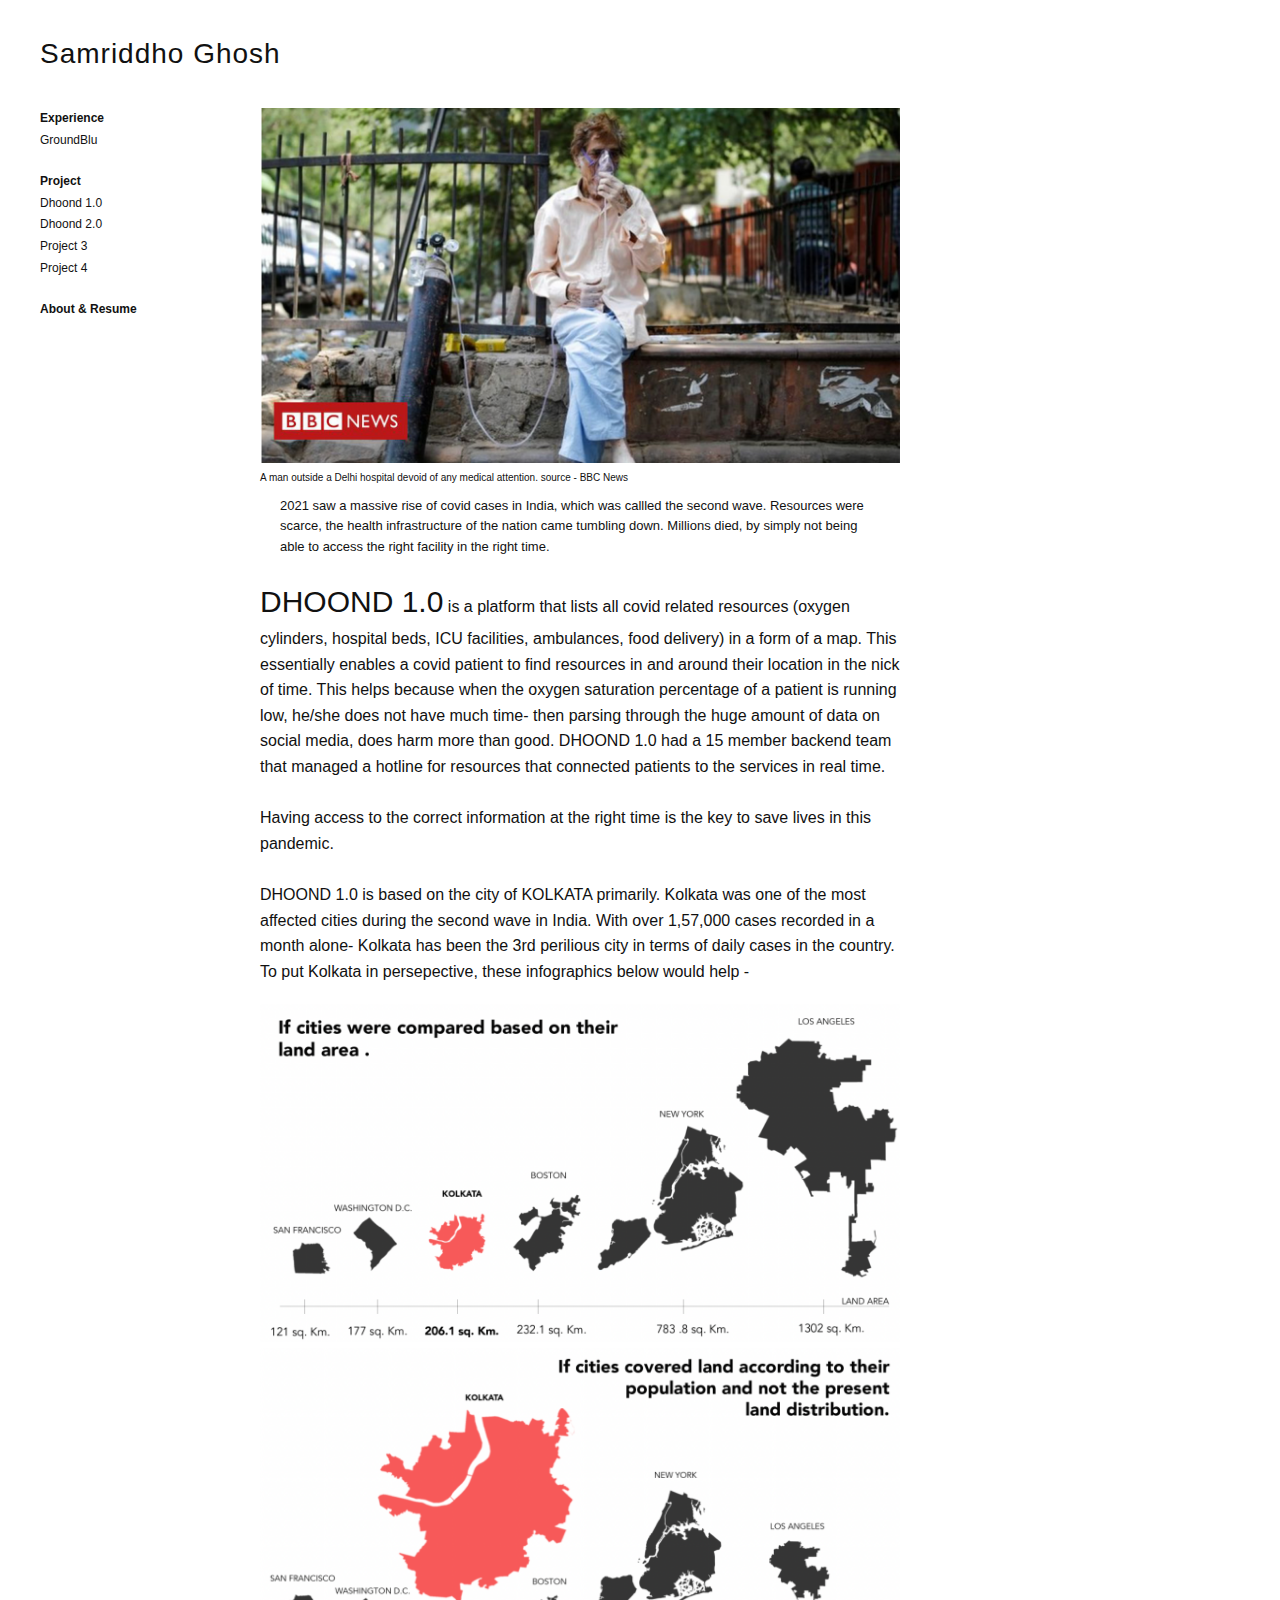
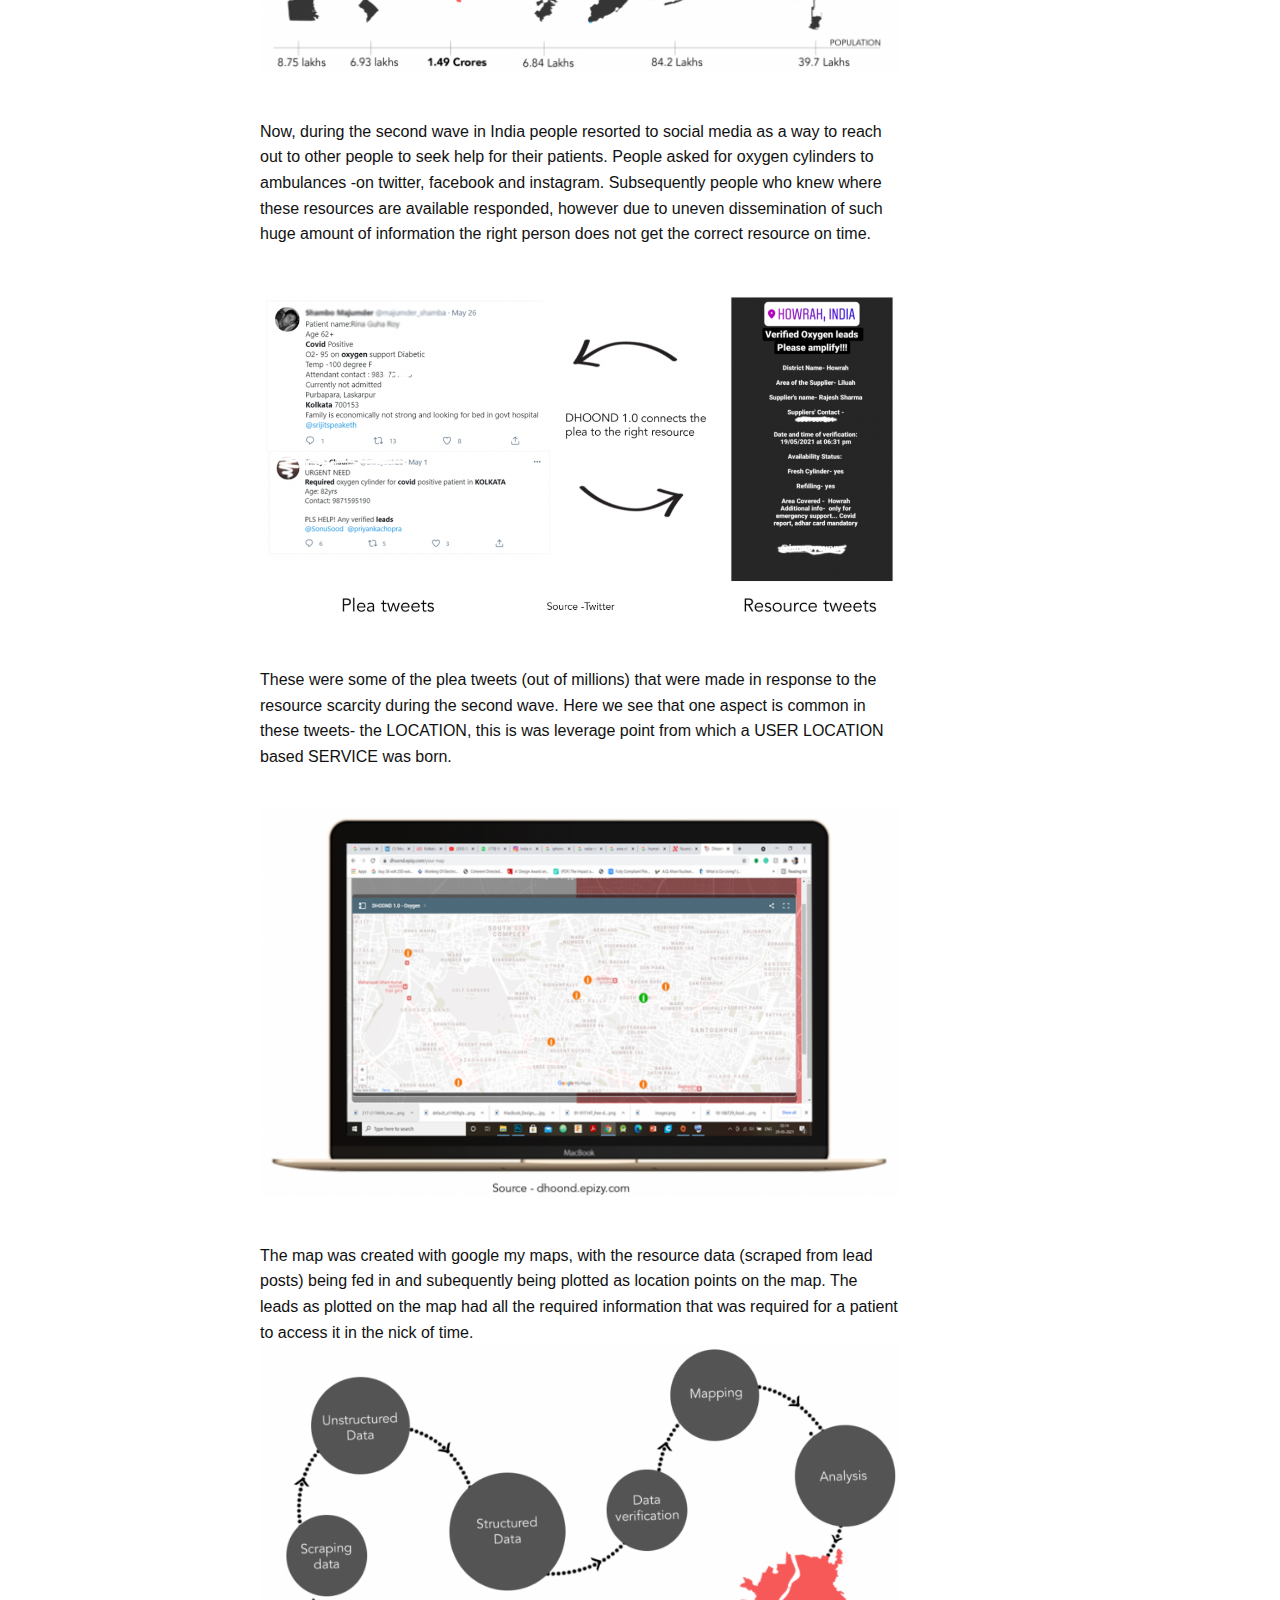
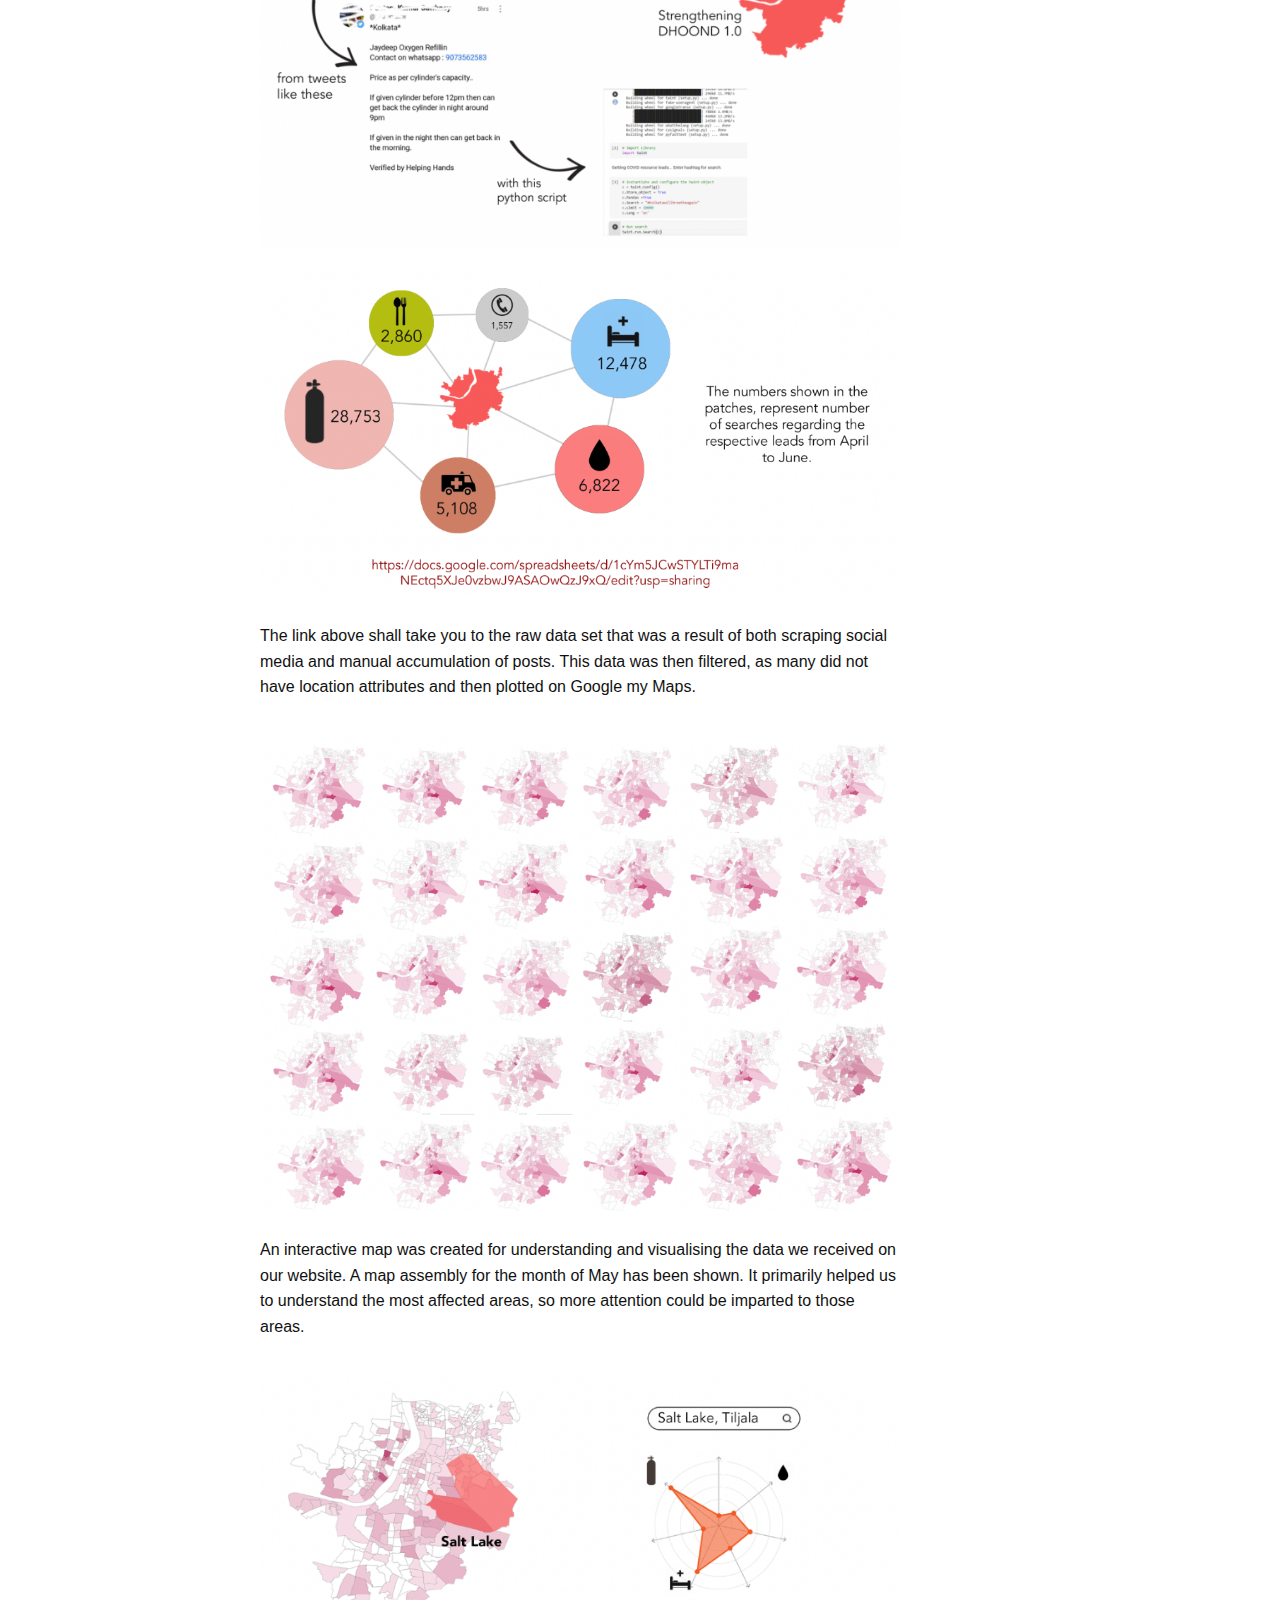
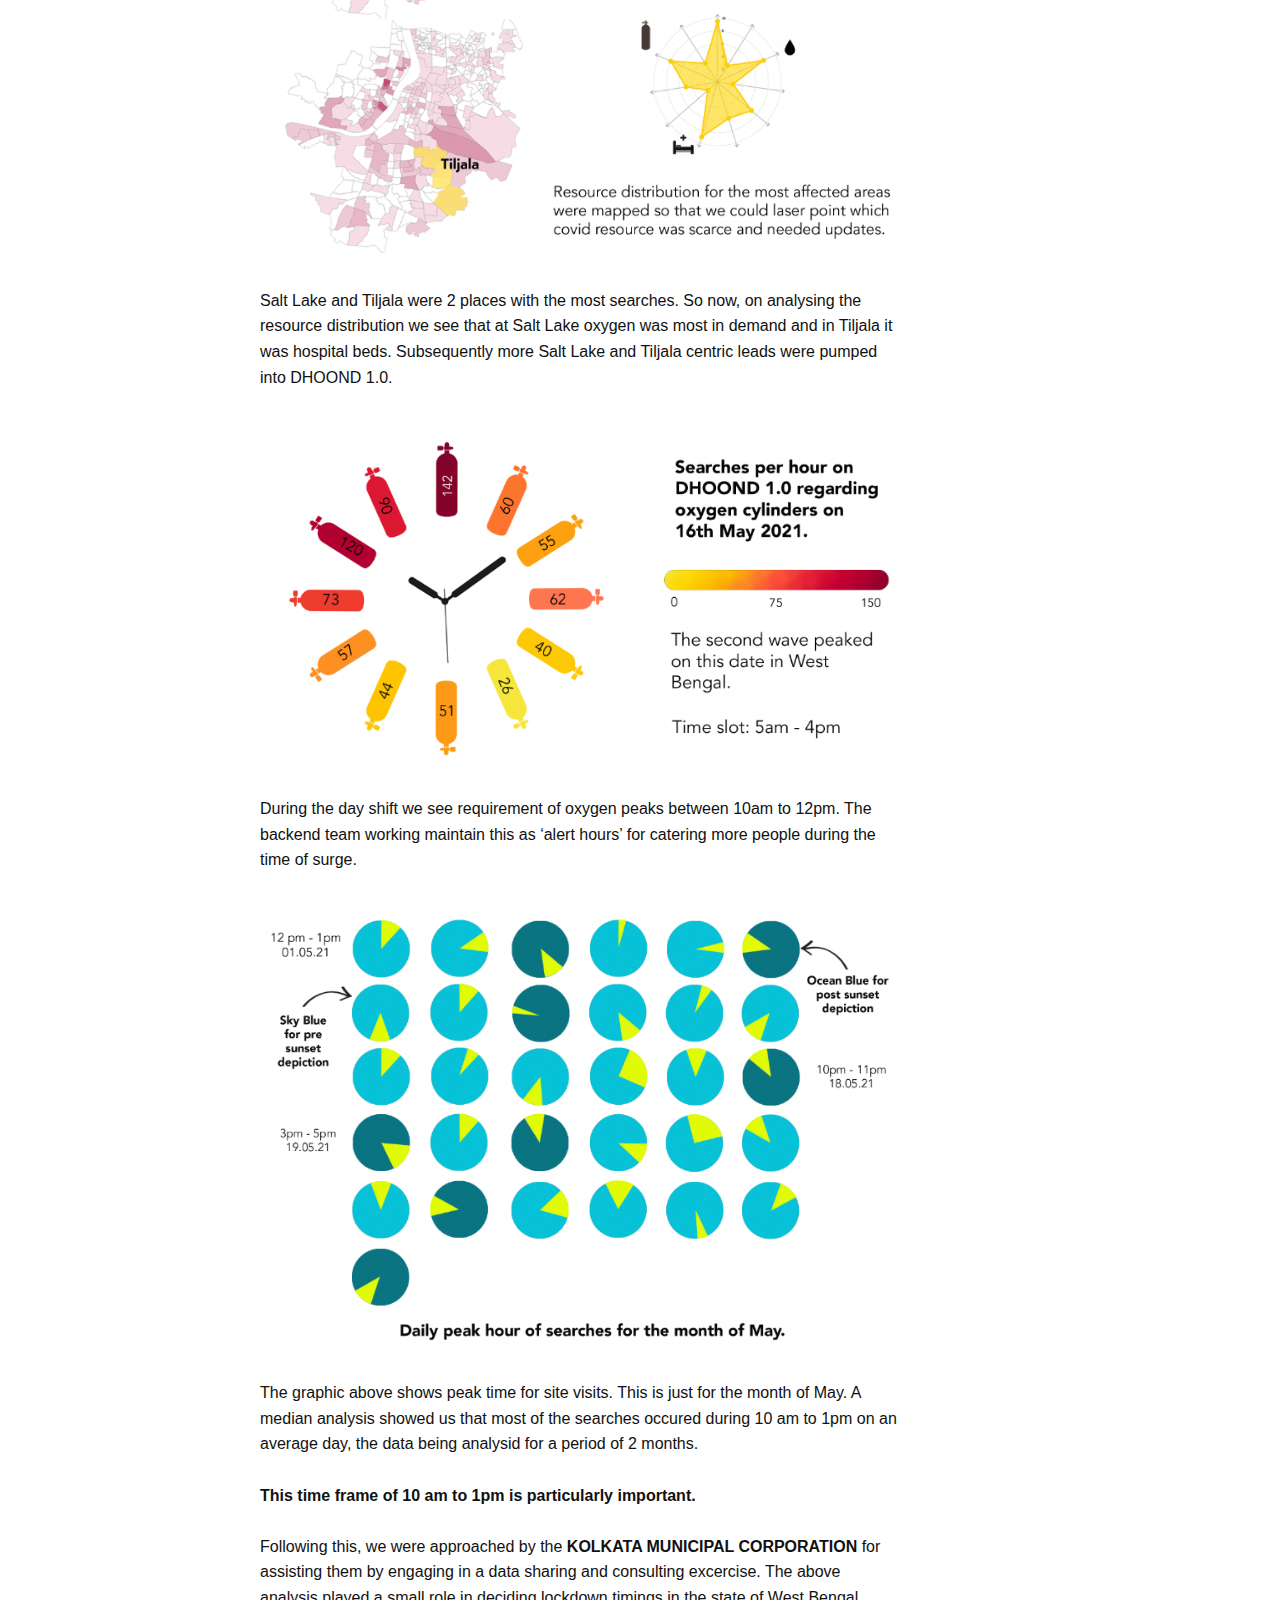
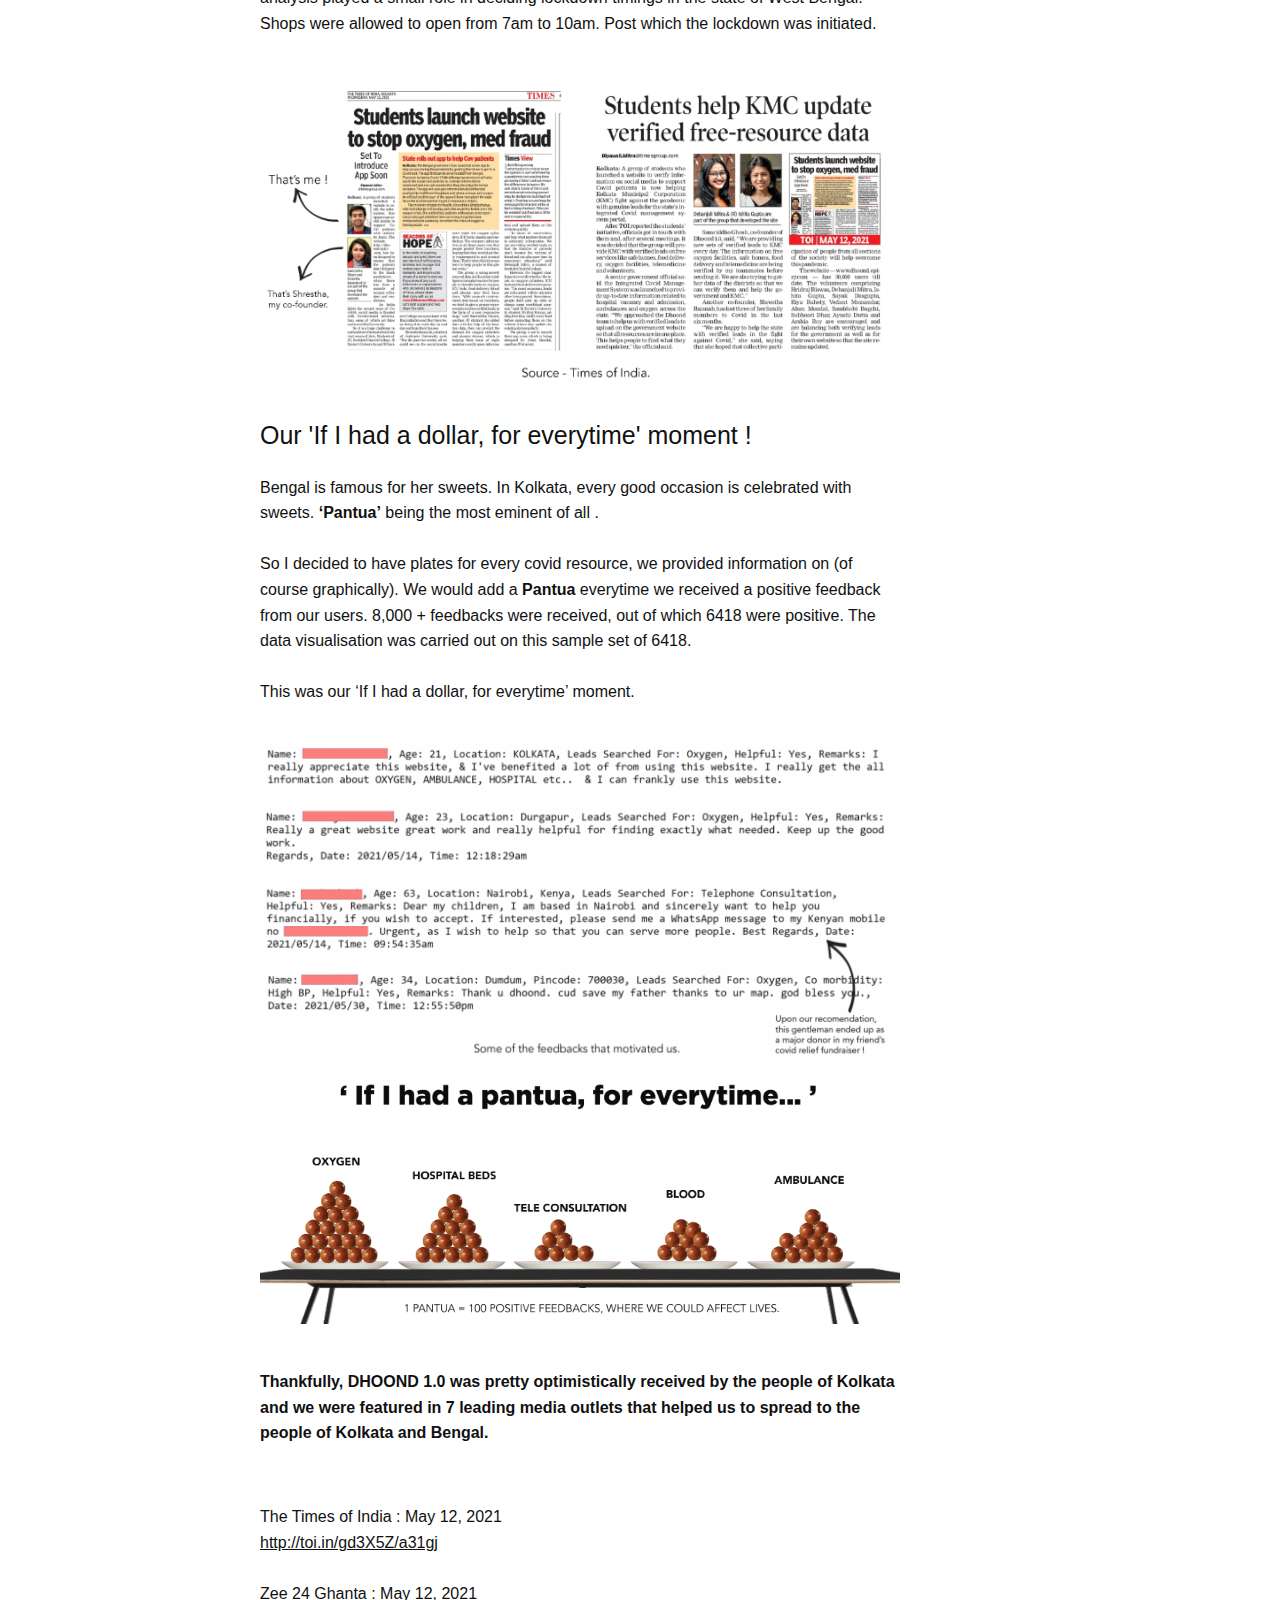
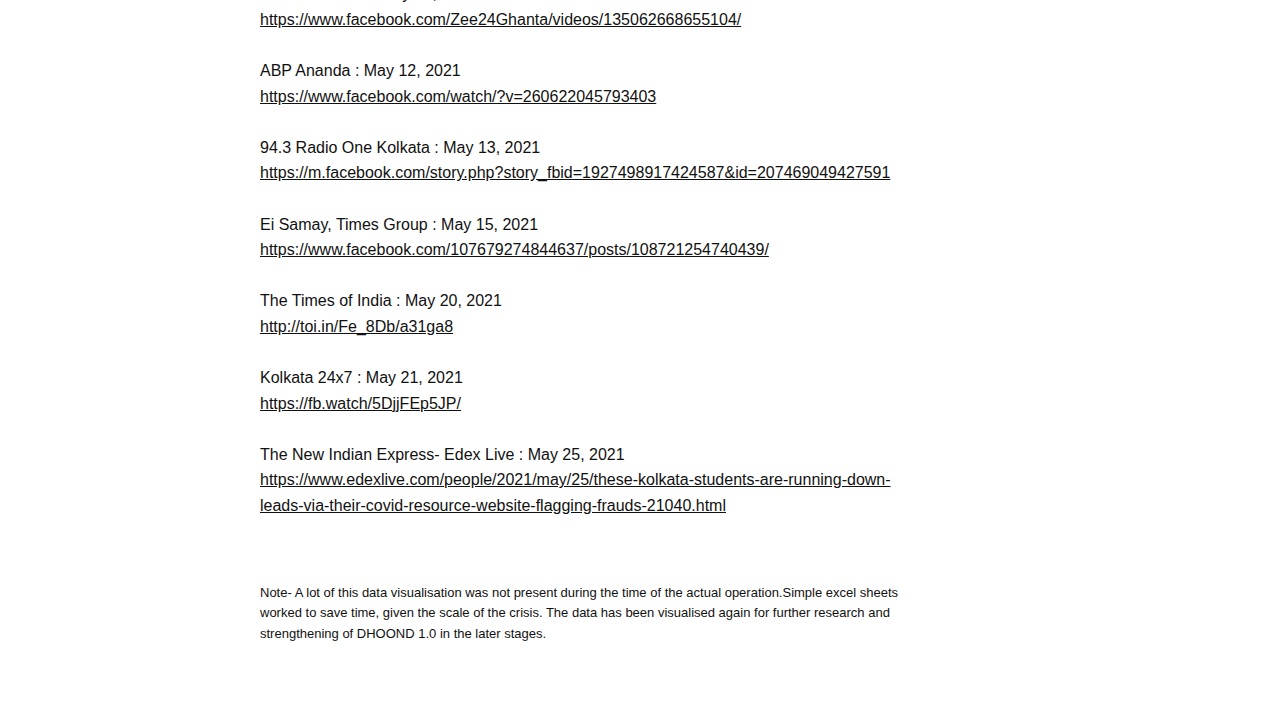
<file: dhoond-1.html>
<!DOCTYPE html>
<html lang="en" dir="ltr">
  <head>
    <meta charset="utf-8">
    <title>Dhoond 1</title>
    <link rel="stylesheet" href="CSS/styles.css">
  </head>
  <body>
    <header>
        <div class="site-title">
            <a href="index.html">Samriddho Ghosh</a>
        </div>

        <nav>
            <div class="category">Experience</div>
            <div class="nav-links">
                <ul>
                    <li>
                        <a href="index.html">GroundBlu</a>
                    </li>
                </ul>
            </div>

            <div class="category">Project</div>
            <div class="nav-links">
                <ul>
                    <li>
                        <a href="dhoond-1.html">Dhoond 1.0</a>
                    </li>
                    <li>
                        <a href="index.html">Dhoond 2.0</a>
                    </li>
                    <li>
                        <a href="index.html">Project 3</a>
                    </li>
                    <li>
                        <a href="index.html">Project 4</a>
                    </li>
                </ul>
            </div>
<!--
            <div class="category">Personal</div>
            <div class="nav-links">
                <ul>
                    <li>
                        <a href="index.html">Personal 1</a>
                    </li>
                    <li>
                        <a href="index.html">Personal 2</a>
                    </li>
                    <li>
                        <a href="index.html">Personal 3</a>
                    </li>
                    <li>
                        <a href="index.html">Personal 4</a>
                    </li>
                </ul>
            </div> -->

            <div class="category"><a href="index.html">About & Resume</a></div>
        </nav>
    </header>

    <div class="page-content">
        <img src="images/dhoondh1-bbc.png" alt="bbc-covid-cover-img">
        <div class="project-subheading">
          A man outside a Delhi hospital devoid of any medical attention.  source - BBC News
        </div>
        <p class="dhoond-centre-text">
          2021 saw a massive rise of covid cases in India, which was callled the second wave.
          Resources were scarce, the health infrastructure of the nation came tumbling down.
          Millions died, by simply not being able to access the right facility in the right time.
        </p>
        <div class="project-content">
          <a class="DHOOND">DHOOND 1.0</a>  is a platform that lists all covid related resources (oxygen cylinders, hospital beds, ICU facilities, ambulances, food delivery) in a form of a map. This essentially enables a covid patient to find resources in and around their location in the nick of time. This helps because when the oxygen saturation percentage of a patient is running low, he/she does not have much time- then parsing through the huge amount of data on social media, does harm more than good. DHOOND 1.0 had a 15 member backend team that managed a hotline for resources that connected patients to the services in real time.
          <br><br>
          Having access to the correct information at the right time is the key to save lives in this pandemic.
          <br><br>
          DHOOND 1.0 is based on the city of KOLKATA primarily. Kolkata was one of the most affected cities during the second wave in India. With over 1,57,000 cases recorded in a month alone- Kolkata has been the 3rd perilious city in terms of daily cases in the country. To put Kolkata in persepective, these infographics below would help -
        </div>
        <br>
        <img src="images/dhoondh1-city-land-area.png" alt="dhoond1.0-city-land-covered-area-1">
        <br>
        <img src="images/dhoond1-city-land-area-2.png" alt="dhoond1.0-city-land-covered-area-2">
        <br><br>
        <div class="project-content">
          Now, during the second wave in India people resorted to social media as a way to reach out to other people to seek help for their patients. People asked for oxygen cylinders to ambulances -on twitter, facebook and instagram. Subsequently people who knew where these resources are available responded, however due to uneven dissemination of such huge amount of information the right person does not get the correct resource on time.
        </div>
        <br><br>
        <img src="images/dhoond1-plea-request.png" alt="plea-requests-on-twitter-instagram-img">
        <br><br>
        <div class="project-content">
          These were some of the plea tweets (out of millions) that were made in response to the resource scarcity during the second wave. Here we see that one aspect is common in these tweets- the  LOCATION, this is was leverage point from which a USER LOCATION based SERVICE was born.
        </div>
        <br><br>
        <img src="images/dhoond1-page.png" alt="dhoond1-website-img">
        <br><br>
        <div class="project-content">
          The map was created with google my maps, with the resource data (scraped from lead posts) being fed in and subequently being plotted as location points on the map. The leads as plotted on the map had all the required information that was required for a patient to access it in the nick of time.
        </div>
        <img src="images/dhoond1-structure.png" alt="dhoond1-website-structure-img">
        <br><br>
        <img src="images/dhoond1-search.png" alt="dhoond1-search-map-structure-img">
        <div class="project-content">
          The link above shall take you to the raw data set that was a result of both scraping social media and manual accumulation of posts. This data was then filtered, as many did not have location attributes and then plotted on Google my Maps.
        </div>
        <br><br>
        <img src="images/dhoond1-data-map.png" alt="map-for-visualising-data-img">
        <div class="project-content">
          An interactive map was created for understanding and visualising the data we received on our website. A map assembly for the month of May has been shown. It primarily helped us to understand the most affected areas, so more attention could be imparted to those areas.
        </div>
        <br><br>
        <img src="images/dhoond1-resource-distribution.png" alt="resource-distribution-for-affected-places-map">
        <div class="project-content">
          Salt Lake and Tiljala were 2 places with the most searches. So now, on analysing the resource
distribution we see that at Salt Lake oxygen was most in demand and in Tiljala it was hospital beds. Subsequently more Salt Lake and Tiljala centric leads were pumped into DHOOND 1.0.
        </div>
        <br><br>
        <img src="images/dhoond1-oxygen-requirement.png" alt="">
        <div class="project-content">
          During the day shift we see requirement of oxygen peaks between 10am to 12pm. The backend team working maintain this as ‘alert hours’ for catering more people during the time of surge.
        </div>
        <br><br>
        <img src="images/dhoond1-daily-peaks.png" alt="daily-peak-search-hours">
        <div class="project-content">
          The graphic above shows peak time for site visits. This is just for the month of May. A median analysis showed us that most of the searches occured during 10 am to 1pm on an average day, the data being analysid for a period of 2 months.
          <br><br>
          <strong>This time frame of 10 am to 1pm is particularly important. </strong>
          <br><br>
          Following this, we were approached by the <strong>KOLKATA MUNICIPAL CORPORATION</strong> for  assisting them by engaging in a data sharing and consulting excercise. The above analysis played a small
role in deciding lockdown timings in the state of West Bengal. Shops were allowed to open from
7am to 10am. Post which the lockdown was initiated.
        </div>
        <br><br>
        <img src="images/dhoond1-toi.png" alt="dhoond1-in-times-of-India">
        <div style="margin-top: 20px; font-family: Gotham, Arial; font-size: 25px; font-weight: heavy;">
          Our 'If I had a dollar, for everytime' moment !
        </div>
        <div class="project-content">
          Bengal is famous for her sweets. In Kolkata, every good occasion is celebrated with sweets. <strong>‘Pantua’</strong> being the most eminent of all .
          <br><br>
  So I decided to have plates for every covid resource, we provided information on (of course graphically). We would add a <strong>Pantua</strong> everytime we received a positive feedback from our users. 8,000 + feedbacks were received, out of which 6418 were positive. The data visualisation was carried out on this sample set of 6418.
<br><br>
  This was our ‘If I had a dollar, for everytime’ moment.
        </div>
        <br><br>
        <img src="images/dhoond1-feedback.png" alt="feedback messages for dhoond 1.0">
        <br>
        <img src="images/dhoond1-pantua.png" alt="pantua plates for dhoond 1.0">
        <br><br>
        <div class="project-content">
          <strong>Thankfully, DHOOND 1.0 was pretty optimistically received by the people of Kolkata and we were featured in 7 leading media outlets that helped us to spread to the people of Kolkata and Bengal.</strong>
        </div>
        <br><br>
        <div class="project-content">
          The Times of India : May 12, 2021 <br>
<a href="http://toi.in/gd3X5Z/a31gj" target="_blank">http://toi.in/gd3X5Z/a31gj</a> <br>
<br>
Zee 24 Ghanta : May 12, 2021 <br>
<a href="https://www.facebook.com/Zee24Ghanta/videos/135062668655104/" target="_blank">https://www.facebook.com/Zee24Ghanta/videos/135062668655104/</a><br>
<br>
ABP Ananda : May 12, 2021 <br>
<a href="https://www.facebook.com/watch/?v=260622045793403" target="_blank">https://www.facebook.com/watch/?v=260622045793403</a><br>
<br>
94.3 Radio One Kolkata : May 13, 2021 <br>
<a href="https://m.facebook.com/story.php?story_fbid=1927498917424587&id=207469049427591" target="_blank">https://m.facebook.com/story.php?story_fbid=1927498917424587&id=207469049427591</a> <br>
<br>
Ei Samay, Times Group : May 15, 2021 <br>
<a href="https://m.facebook.com/story.php?story_fbid=1927498917424587&id=207469049427591" target="_blank">https://www.facebook.com/107679274844637/posts/108721254740439/</a> <br>
<br>
The Times of India : May 20, 2021 <br>
<a href="https://m.facebook.com/story.php?story_fbid=1927498917424587&id=207469049427591" target="_blank">http://toi.in/Fe_8Db/a31ga8</a> <br>
<br>
Kolkata 24x7 : May 21, 2021 <br>
<a href="https://fb.watch/5DjjFEp5JP/" target="_blank">https://fb.watch/5DjjFEp5JP/</a> <br>
<br>
The New Indian Express- Edex Live : May 25, 2021 <br>
<a href="https://www.edexlive.com/people/2021/may/25/these-kolkata-students-are-running-down-leads-via-their-covid-resource-website-flagging-frauds-21040.html" target="_blank">https://www.edexlive.com/people/2021/may/25/these-kolkata-students-are-running-down-leads-via-their-covid-resource-website-flagging-frauds-21040.html</a> <br>
<br>
        </div>
        <br><br>
        <div class="project-subheading" style="font-size: 13px;">
          Note- A lot of this data visualisation was not present  during the time of the actual operation.Simple excel sheets worked to save time, given the scale of the crisis. The data has been visualised again for further
research and strengthening of DHOOND 1.0 in the later stages. 
        </div>
      </div>
  </body>
</html>
</file>
<file: CSS/styles.css>
html {
  min-width: 1000px
}

body {
  width: 860px;
  margin: 40px auto 80px 40px;
  position: relative;
  font-family: 'Helvetica Neue', Helvetica, Arial, sans-serif;
  font-size: 12px;
  color: #111;
  line-height: 1.6;
}

a {
  color:#111;
}

.category, .title {
  font-weight: bold;
}

header .site-title {
  font-size: 28px;
  letter-spacing: 1px;
  line-height: 1;
  margin-bottom: 40px;
}

header .site-title a {
  text-decoration: none
}

header nav {
  float: left;
  max-width: 200px;
  line-height: 1.8
}

header nav ul {
  margin: 0 0 20px 0;
  padding: 0;
  list-style: none
}

header nav a {
  text-decoration: none
}

.grid {
  text-align: justify
}

.page-content {
  margin-left: 220px
}

.page-content .category {
  font-size: 16px;
  margin: 30px 0 30px 0;
  width: 100%
}

.page-content .category:first-child {
  margin: 0 0 30px 0
}

.page-content .tile, .page-content .tile-wide {
  display: inline-block;
  margin: 0px 0 30px 0;
  text-align: center
}

.page-content .tile a,.page-content .tile-wide a {
  text-decoration:none
}

.page-content .tile .title, .page-content .tile-wide .title {
  font-weight: bold;
  margin: 6px 0 4px 0
}

.page-content .tile .tags, .page-content .tile-wide .tags {
  color: #bbb;
}

.page-content .tile {
  width: 300px
}

.page-content .tile-wide {
  width: 100%
}

.page-content ul {
  margin: 0;
  padding: 0;
  list-style: none
}

.page-content .project-content {
  font-family: "Avenir LT Std", Arial, sans;
  font-weight: 350;
  margin-top: 20px;
  font-size: 16px;
}

.project-content a:hover {

}

.page-content .project-subheading {
  font-family: "Avenir LT Std", Arial, sans;
  font-size: 10px;
  padding: 0;
  margin: 0;
}

.page-content .dhoond-centre-text {
  margin: 10px 20px;
  padding: 0px;
  font-size: 13px;
}

.DHOOND {
  font-size: 30px;
  font-weight: 500;
}

footer {
  margin-left: 220px;
  max-width: 640px
}

footer .year {
  margin: 30px 0 0 0;
  color: #bbb
}

footer .overview {
  font-weight: bold;
  text-decoration: none;
  display: inline-block;
  margin: 60px 0 60px 0;
  text-align: center;
  width: 100%
}

img {
  max-width: 100%
}
</file>
